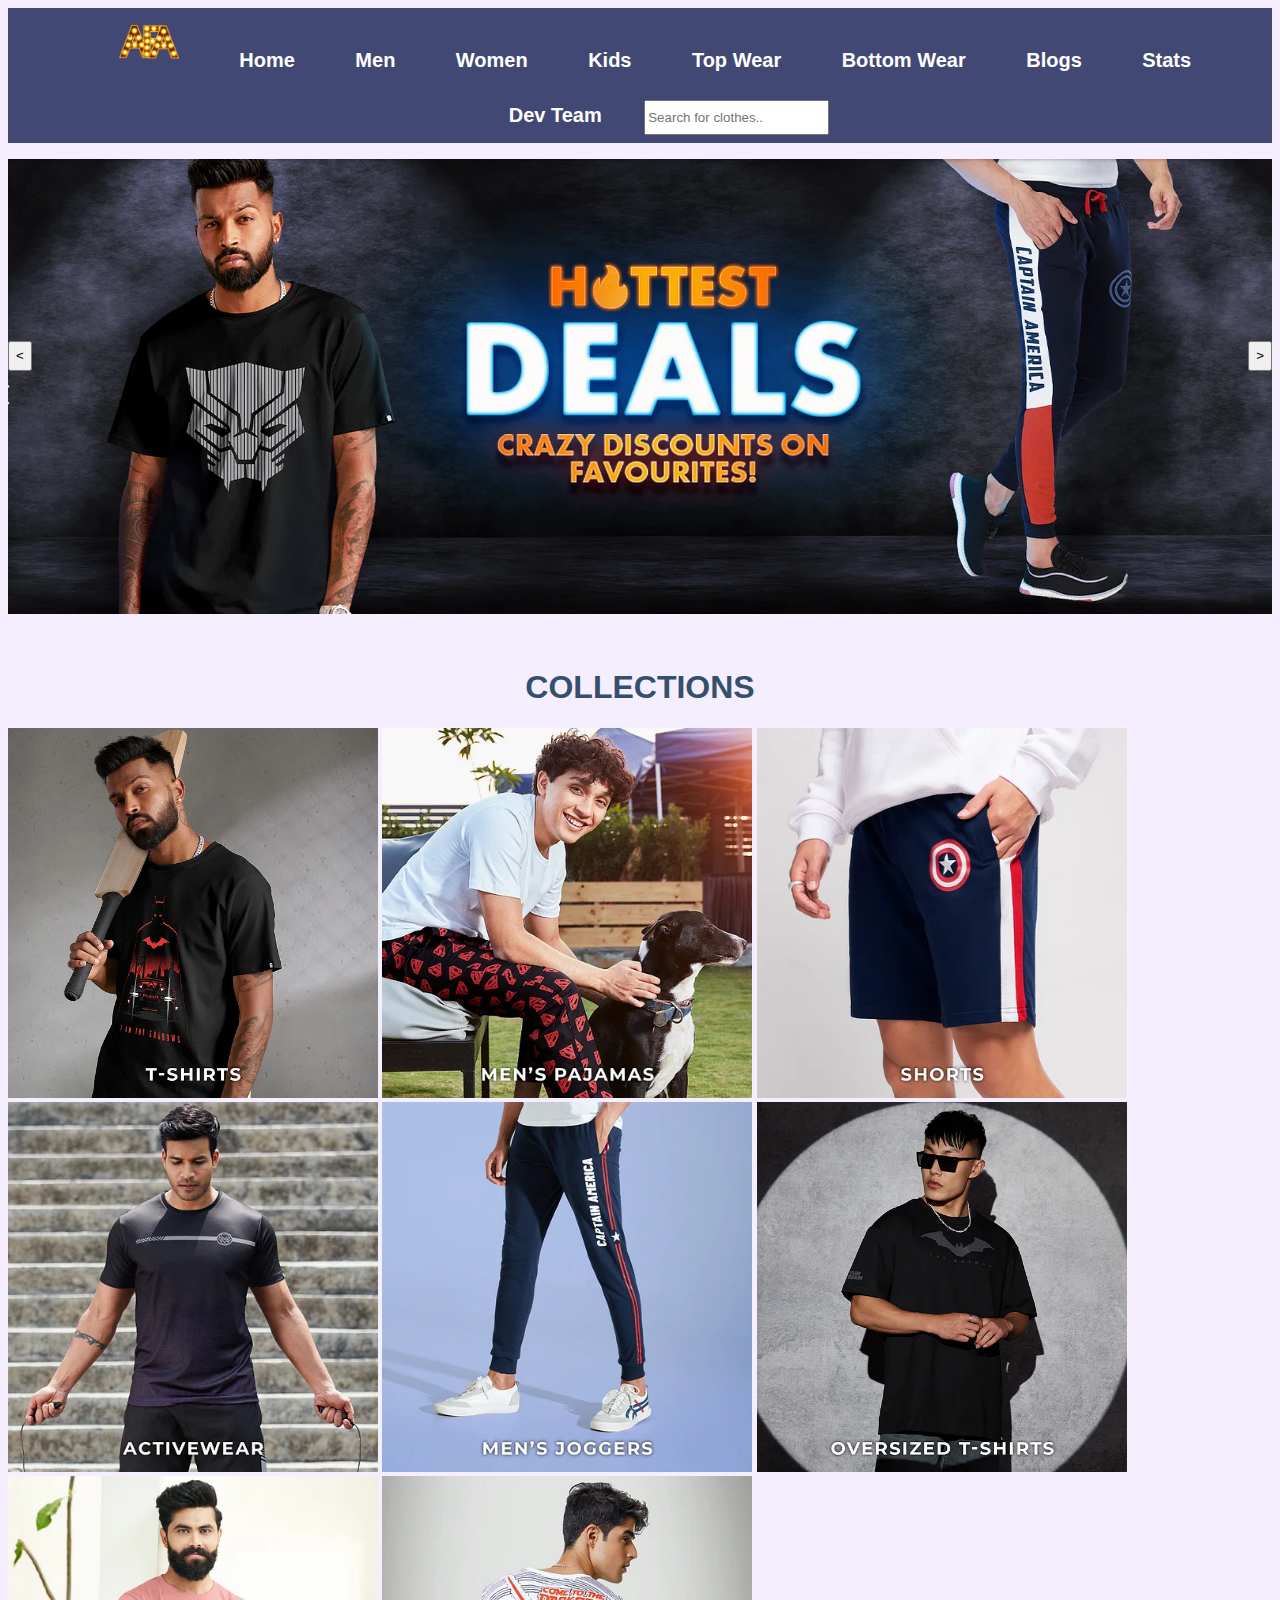
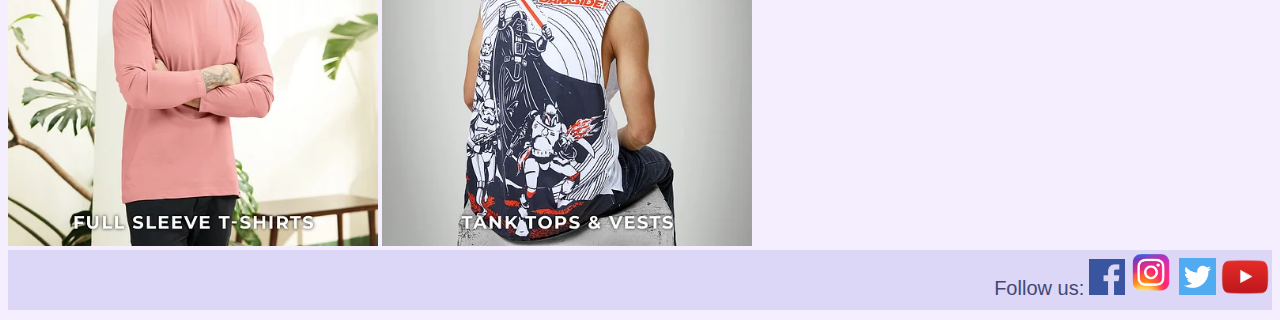
<file: index.html>
<!DOCTYPE html>
<html lang="en" dir="ltr">
  <head>
    <meta charset="utf-8">
    <meta name="viewport" content="width=device-width, initial-scale=1.0">
    <script src="index.js"></script>
    <link rel="stylesheet" href="styles.css">
    <title>Apparel For All</title>
  </head>
  <body>
    <header>
      <nav>
        <ul>
          <li class="nav_list"><img class="nav" id="logo" src="afa.png" width="60px" ; alt=""></li>
          <li class="nav_list"><a class="nav" href="index.html">Home</a></li>
          <li class="nav_list"><a class="nav" href="products.html">Men</a></li>
          <li class="nav_list"><a class="nav" href="products.html">Women</a></li>
          <li class="nav_list"><a class="nav" href="products.html">Kids</a></li>
          <li class="nav_list"><a class="nav" href="products.html">Top Wear</a></li>
          <li class="nav_list"><a class="nav" href="products.html">Bottom Wear</a></li>
          <li class="nav_list"><a class="nav" href="blogs.html">Blogs</a></li>
          <li class="nav_list"><a class="nav" href="stats.html">Stats</a></li>
          <li class="nav_list"><a class="nav" href="devTeam.html">Dev Team</a></li>
          <input class="search" type="text" id="myInput" onkeyup="searchFunction()" placeholder="Search for clothes.." title="Type any product">

          <ul id="UL">
            <li class="searchlist"><a class="slist" href="products.html">Men</a></li>
            <li class="searchlist"><a class="slist" href="products.html">Women</a></li>
            <li class="searchlist"><a class="slist" href="products.html">Kids</a></li>
            <li class="searchlist"><a class="slist" href="products.html">Top Wear</a></li>
            <li class="searchlist"><a class="slist" href="products.html">Bottom Wear</a></li>
            <li class="searchlist"><a class="slist" href="blogs.html">Blogs</a></li>
            <li class="searchlist"><a class="slist" href="devTeam.html">Dev Team</a></li>
            <li class="searchlist"><a class="slist" href="stats.html">Stats</a></li>
          </ul>


        </ul>
      </nav>
    </header>

    <div class="slideshow">
            <img class="slide" src="image3.png" alt="image3">
            <img class="slide" id="slide2" src="image2.png" alt="image2">
            <img class="slide" id="slide2" src="image1.png" alt="image1">


      <button id="prev_button" onclick="previousSlide()">  <  </button>
      <button id="next_button" onclick="nextSlide()">  >  </button>
    </div>

<h1 class="main_heading">COLLECTIONS</h1>
    <div class="gallery">
  <a target="_blank" href="products.html">
    <img class="gallery" src="tshirts.webp" alt="T Shirt" width="370">
  </a>
</div>


<div class="gallery">
  <a target="_blank" href="products.html">
    <img class="gallery" src="Pajama.webp" alt="Pajama" width="370">
  </a>
</div>

<div class="gallery">
  <a target="_blank" href="products.html">
    <img class="gallery" src="shorts.webp" alt="Shorts" width="370">
  </a>
</div>

<div class="gallery">
  <a target="_blank" href="products.html">
    <img class="gallery" src="Active_wear.webp" alt="Active Wear" width="370">
  </a>
</div>

<div class="gallery">
  <a target="_blank" href="products.html">
    <img class="gallery" src="joggers.webp" alt="Jogers" width="370">
  </a>
</div>

<div class="gallery">
  <a target="_blank" href="products.html">
    <img class="gallery" src="over_size_tshirts.webp" alt="Over size t-shirts" width="370">
  </a>
</div>

<div class="gallery">
  <a target="_blank" href="products.html">
    <img class="gallery" src="Full_sleeve.webp" alt="Full-sleeve" width="370">
  </a>
</div>

<div class="gallery">
  <a target="_blank" href="products.html">
    <img class="gallery" src="Wests.webp" alt="Wests" width="370">
  </a>
</div>

<div class="icon">
  <div class="icons">
    <p class="follow">Follow us:</p>
    <a class="sm" href="https://www.facebook.com/" target="_blank">
      <img src="fb.png" alt="facebook" width="36px"></a>
    <a class="sm" href="https://www.instagram.com/?hl=en" target="_blank">
      <img src="insta.png" alt="instagram" width="45px"></a>
    <a class="sm" href="https://twitter.com/" target="_blank">
      <img src="tw.png" alt="twitter" width="37px"></a>
    <a class="sm" href="https://www.youtube.com/" target="_blank">
      <img src="youtube.png" alt="youtube" width="50px"></a>
  </div>
</div>

  </body>
</html>
</file>
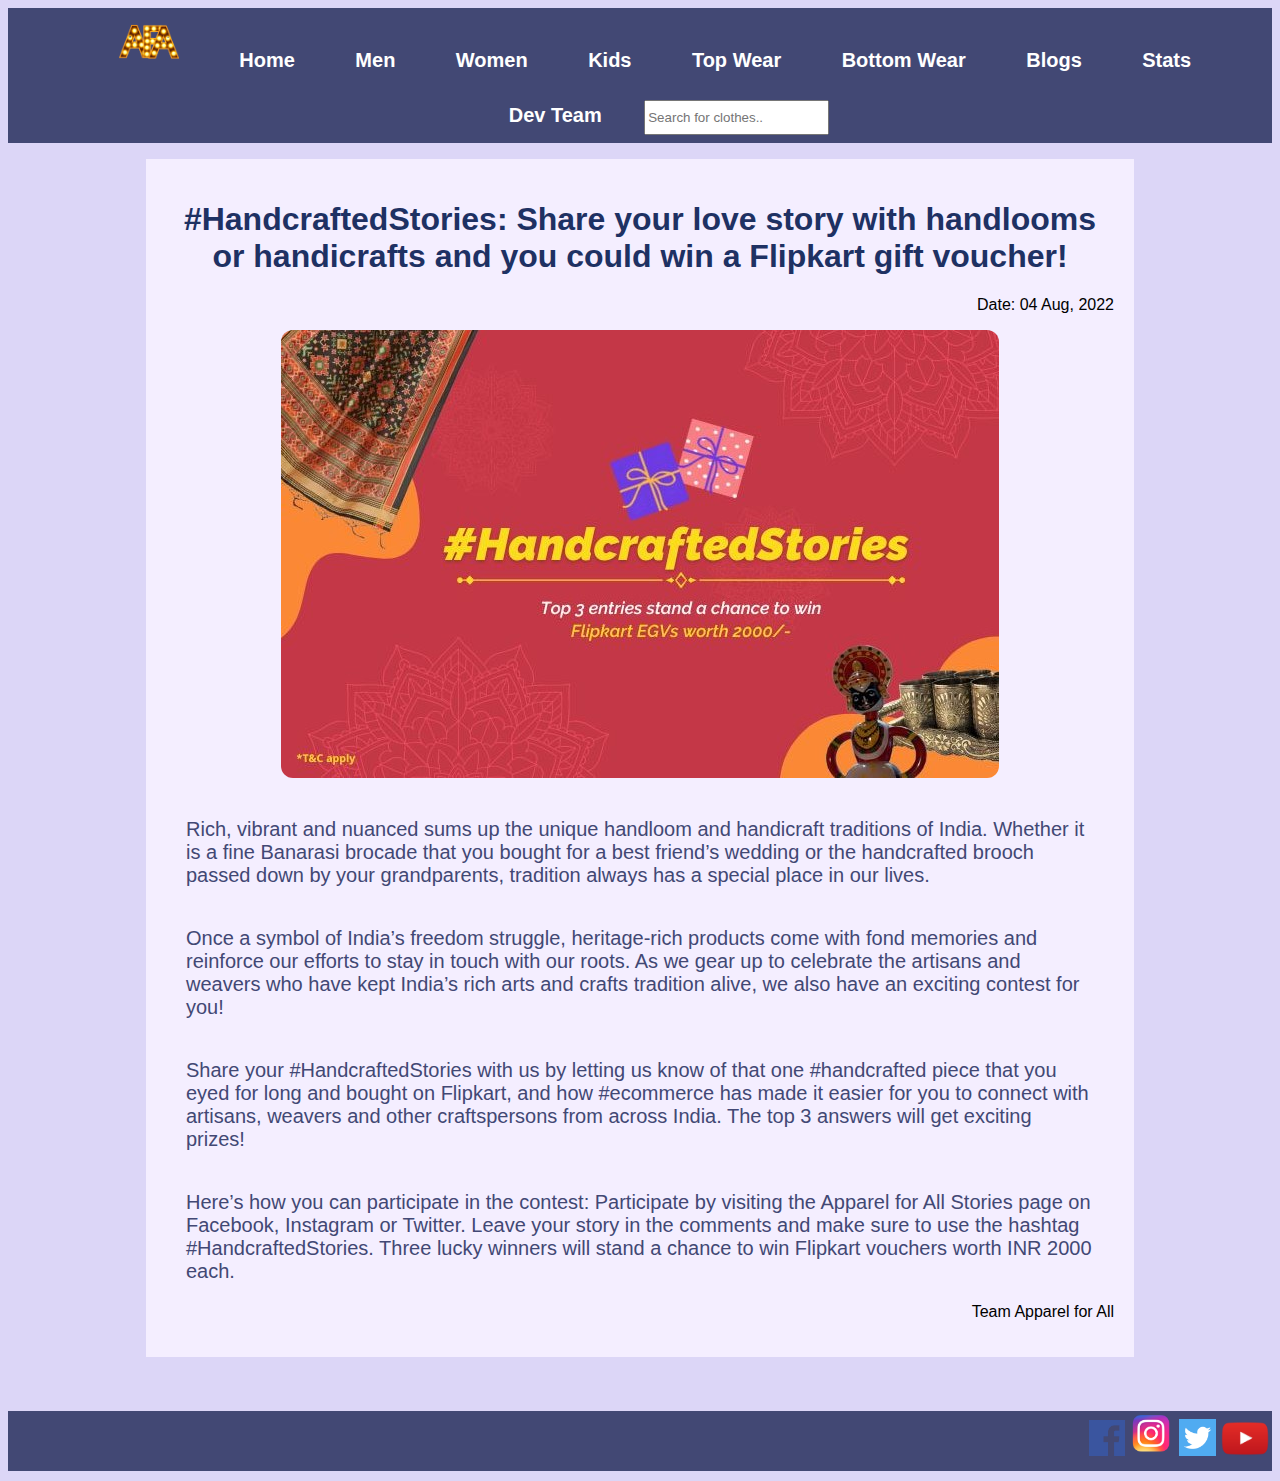
<file: blog1.html>
<!DOCTYPE html>
<html lang="en" dir="ltr">
  <head>
    <meta charset="utf-8">
    <meta name="viewport" content="width=device-width, initial-scale=1.0">
    <script src="index.js"></script>
    <link rel="stylesheet" href="styles.css">
    <title>Apparel For All</title>
  </head>
  <body class="body_blog1">
    <header>
      <nav>
        <ul>
          <li class="nav_list"><img class="nav" id="logo" src="afa.png" width="60px" ; alt=""></li>
          <li class="nav_list"><a class="nav" href="index.html">Home</a></li>
          <li class="nav_list"><a class="nav" href="products.html">Men</a></li>
          <li class="nav_list"><a class="nav" href="products.html">Women</a></li>
          <li class="nav_list"><a class="nav" href="products.html">Kids</a></li>
          <li class="nav_list"><a class="nav" href="products.html">Top Wear</a></li>
          <li class="nav_list"><a class="nav" href="products.html">Bottom Wear</a></li>
          <li class="nav_list"><a class="nav" href="blogs.html">Blogs</a></li>
          <li class="nav_list"><a class="nav" href="stats.html">Stats</a></li>
          <li class="nav_list"><a class="nav" href="devTeam.html">Dev Team</a></li>
          <input class="search" type="text" id="myInput" onkeyup="searchFunction()" placeholder="Search for clothes.." title="Type any product">

          <ul id="UL">
            <li class="searchlist"><a class="slist" href="products.html">Men</a></li>
            <li class="searchlist"><a class="slist" href="products.html">Women</a></li>
            <li class="searchlist"><a class="slist" href="products.html">Kids</a></li>
            <li class="searchlist"><a class="slist" href="products.html">Top Wear</a></li>
            <li class="searchlist"><a class="slist" href="products.html">Bottom Wear</a></li>
            <li class="searchlist"><a class="slist" href="blogs.html">Blogs</a></li>
            <li class="searchlist"><a class="slist" href="devTeam.html">Dev Team</a></li>
            <li class="searchlist"><a class="slist" href="stats.html">Stats</a></li>
          </ul>


        </ul>
    </nav>
            </header>
            <div class="blog1">

            <h1 class="heading_blog1">#HandcraftedStories: Share your love story with handlooms or handicrafts and you could win a Flipkart gift voucher!</h1>
            <p class="date_blog1">Date: 04 Aug, 2022</p>
            <img class="blog1_img" src="blog1.jpg" alt="">
            <p class="para_blog1">Rich, vibrant and nuanced sums up the unique handloom and handicraft traditions of India. Whether it is a fine Banarasi brocade that you bought for a best friend’s wedding or the handcrafted brooch passed down by your grandparents, tradition always has a special place in our lives.</p>
            <p class="para_blog1">Once a symbol of India’s freedom struggle, heritage-rich products come with fond memories and reinforce our efforts to stay in touch with our roots. As we gear up to celebrate the artisans and weavers who have kept India’s rich arts and crafts tradition alive, we also have an exciting contest for you!</p>
            <p class="para_blog1">Share your #HandcraftedStories with us by letting us know of that one #handcrafted piece that you eyed for long and bought on Flipkart, and how #ecommerce has made it easier for you to connect with artisans, weavers and other craftspersons from across India. The top 3 answers will get exciting prizes!</p>
            <p class="para_blog1">Here’s how you can participate in the contest:

Participate by visiting the Apparel for All Stories page on Facebook, Instagram or Twitter.
Leave your story in the comments and make sure to use the hashtag #HandcraftedStories.
Three lucky winners will stand a chance to win Flipkart vouchers worth INR 2000 each.</p>
            <p class="date_blog1">Team Apparel for All</p>
          </div>
<br><br><br>
          <div class="icon" style="background-color: #424874;">
            <div class="icons">
              <p class="follow">Follow us:</p>
              <a class="sm" href="https://www.facebook.com/" target="_blank">
                <img src="fb.png" alt="facebook" width="36px"></a>
              <a class="sm" href="https://www.instagram.com/?hl=en" target="_blank">
                <img src="insta.png" alt="instagram" width="45px"></a>
              <a class="sm" href="https://twitter.com/" target="_blank">
                <img src="tw.png" alt="twitter" width="37px"></a>
              <a class="sm" href="https://www.youtube.com/" target="_blank">
                <img src="youtube.png" alt="youtube" width="50px"></a>
            </div>
          </div>

</body>
</html>
</file>
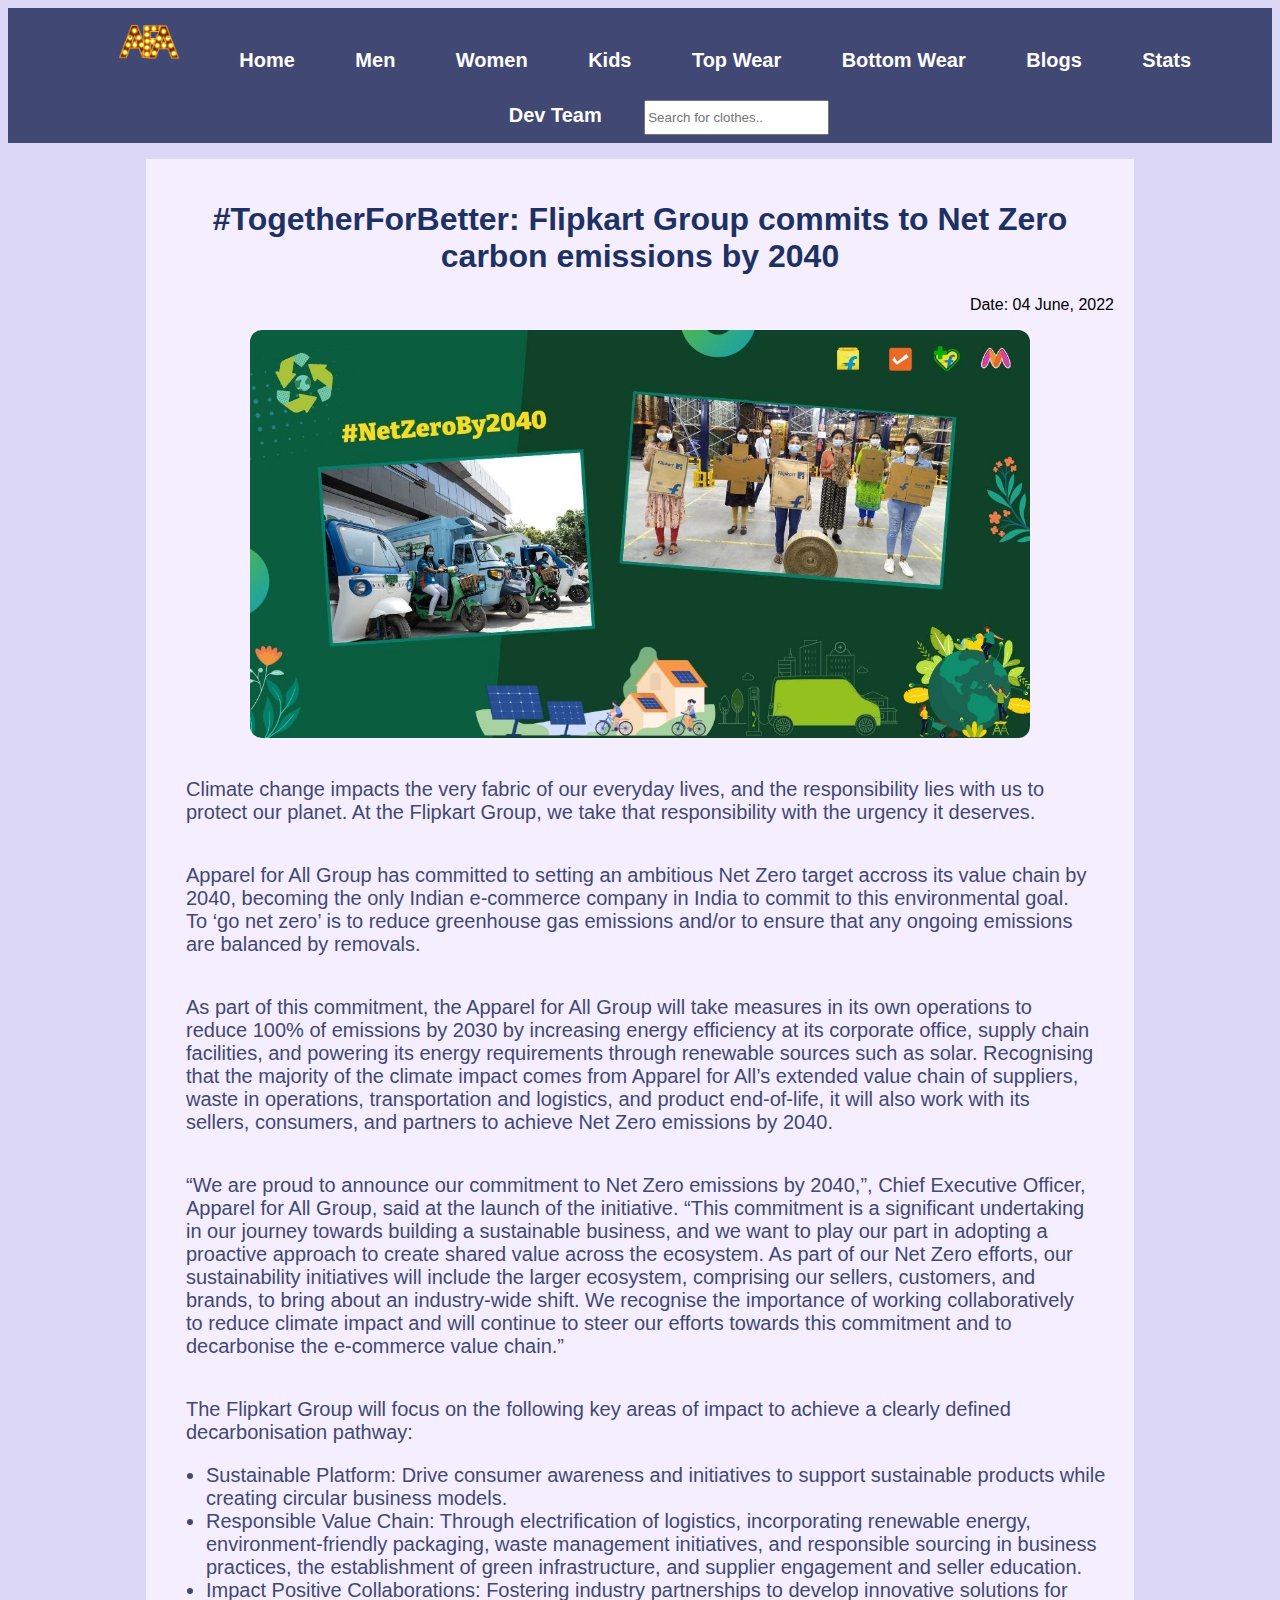
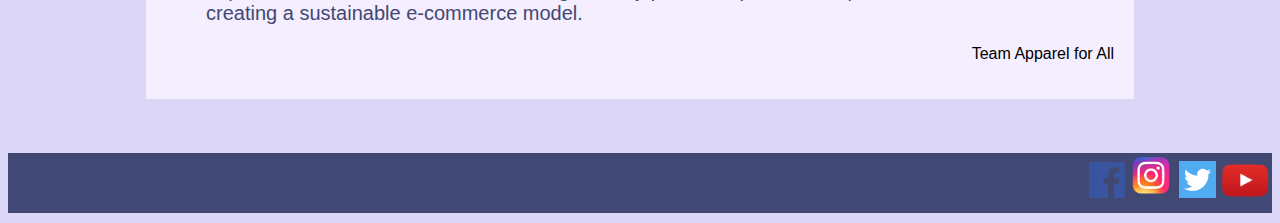
<file: blog2.html>
<!DOCTYPE html>
<html lang="en" dir="ltr">
  <head>
    <meta charset="utf-8">
    <meta name="viewport" content="width=device-width, initial-scale=1.0">
    <script src="index.js"></script>
    <link rel="stylesheet" href="styles.css">
    <title>Apparel For All</title>
  </head>
  <body class="body_blog1">
    <header>
      <nav>
        <ul>
          <li class="nav_list"><img class="nav" id="logo" src="afa.png" width="60px" ; alt=""></li>
          <li class="nav_list"><a class="nav" href="index.html">Home</a></li>
          <li class="nav_list"><a class="nav" href="products.html">Men</a></li>
          <li class="nav_list"><a class="nav" href="products.html">Women</a></li>
          <li class="nav_list"><a class="nav" href="products.html">Kids</a></li>
          <li class="nav_list"><a class="nav" href="products.html">Top Wear</a></li>
          <li class="nav_list"><a class="nav" href="products.html">Bottom Wear</a></li>
          <li class="nav_list"><a class="nav" href="blogs.html">Blogs</a></li>
          <li class="nav_list"><a class="nav" href="stats.html">Stats</a></li>
          <li class="nav_list"><a class="nav" href="devTeam.html">Dev Team</a></li>
          <input class="search" type="text" id="myInput" onkeyup="searchFunction()" placeholder="Search for clothes.." title="Type any product">

          <ul id="UL">
            <li class="searchlist"><a class="slist" href="products.html">Men</a></li>
            <li class="searchlist"><a class="slist" href="products.html">Women</a></li>
            <li class="searchlist"><a class="slist" href="products.html">Kids</a></li>
            <li class="searchlist"><a class="slist" href="products.html">Top Wear</a></li>
            <li class="searchlist"><a class="slist" href="products.html">Bottom Wear</a></li>
            <li class="searchlist"><a class="slist" href="blogs.html">Blogs</a></li>
            <li class="searchlist"><a class="slist" href="devTeam.html">Dev Team</a></li>
            <li class="searchlist"><a class="slist" href="stats.html">Stats</a></li>
          </ul>


        </ul>
    </nav>
            </header>
            <div class="blog1">

            <h1 class="heading_blog1">#TogetherForBetter: Flipkart Group commits to Net Zero carbon emissions by 2040</h1>
            <p class="date_blog1">Date: 04 June, 2022</p>
            <img class="blog1_img" src="blog2.jpg" alt="" width="780px">
            <p class="para_blog1">Climate change impacts the very fabric of our everyday lives, and the responsibility lies with us to protect our planet. At the Flipkart Group, we take that responsibility with the urgency it deserves.</p>
            <p class="para_blog1">Apparel for All Group has committed to setting an ambitious Net Zero target accross its value chain by 2040, becoming the only Indian e-commerce company in India to commit to this environmental goal. To ‘go net zero’ is to reduce greenhouse gas emissions and/or to ensure that any ongoing emissions are balanced by removals.</p>
            <p class="para_blog1">As part of this commitment, the Apparel for All Group will take measures in its own operations to
reduce 100% of emissions by 2030 by increasing energy efficiency at its corporate office, supply
chain facilities, and powering its energy requirements through renewable sources such as solar.
Recognising that the majority of the climate impact comes from Apparel for All’s extended value chain
of suppliers, waste in operations, transportation and logistics, and product end-of-life, it will also work with its sellers, consumers, and partners to achieve Net Zero emissions by 2040.</p>
            <p class="para_blog1">“We are proud to announce our commitment to Net Zero emissions by 2040,”, Chief Executive Officer, Apparel for All Group, said at the launch of the initiative. “This commitment is a significant undertaking in our journey towards building a sustainable business, and we want to play our part in adopting a proactive approach to create shared value across the ecosystem. As part of our Net Zero efforts, our sustainability initiatives will include the larger
            ecosystem, comprising our sellers, customers, and brands, to bring about an industry-wide shift. We recognise the importance of working collaboratively to reduce climate impact and will continue to steer our efforts towards this commitment and to decarbonise the e-commerce value chain.”</p>
             <p class="para_blog1">The Flipkart Group will focus on the following key areas of impact to achieve a clearly defined decarbonisation pathway:
    <ul style="background-color: #F4EEFF; color: #424874; font-size: 20px ">
    <li>  Sustainable Platform: Drive consumer awareness and initiatives to support sustainable
      products while creating circular business models.</li>
      <li>
          Responsible Value Chain: Through electrification of logistics, incorporating renewable
          energy, environment-friendly packaging, waste management initiatives, and responsible
          sourcing in business practices, the establishment of green infrastructure, and supplier
          engagement and seller education.</li>
          <li>Impact Positive Collaborations: Fostering industry partnerships to develop innovative
          solutions for creating a sustainable e-commerce model.</li>
    </ul>

    </p>
            <p class="date_blog1">Team Apparel for All</p>
          </div>
<br><br><br>
          <div class="icon" style="background-color: #424874;">
            <div class="icons">
              <p class="follow">Follow us:</p>
              <a class="sm" href="https://www.facebook.com/" target="_blank">
                <img src="fb.png" alt="facebook" width="36px"></a>
              <a class="sm" href="https://www.instagram.com/?hl=en" target="_blank">
                <img src="insta.png" alt="instagram" width="45px"></a>
              <a class="sm" href="https://twitter.com/" target="_blank">
                <img src="tw.png" alt="twitter" width="37px"></a>
              <a class="sm" href="https://www.youtube.com/" target="_blank">
                <img src="youtube.png" alt="youtube" width="50px"></a>
            </div>
          </div>

</body>
</html>
</file>
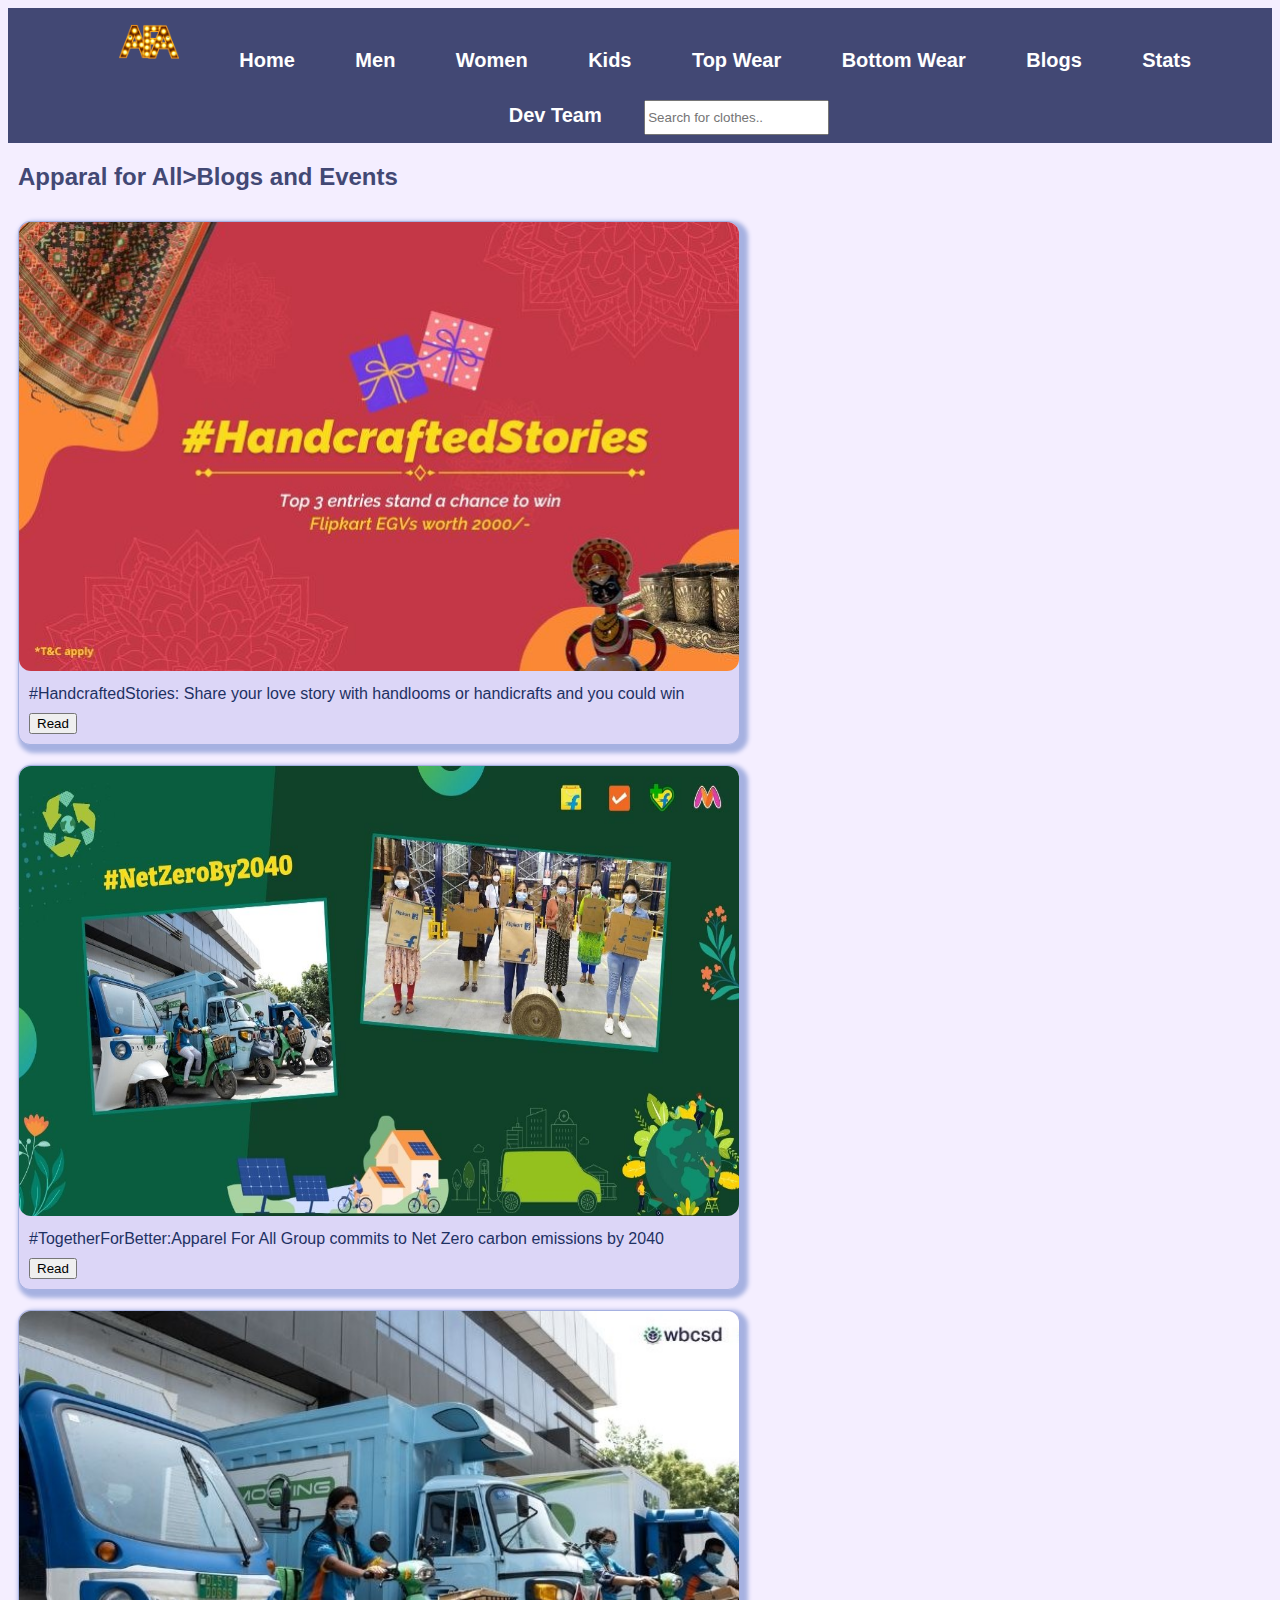
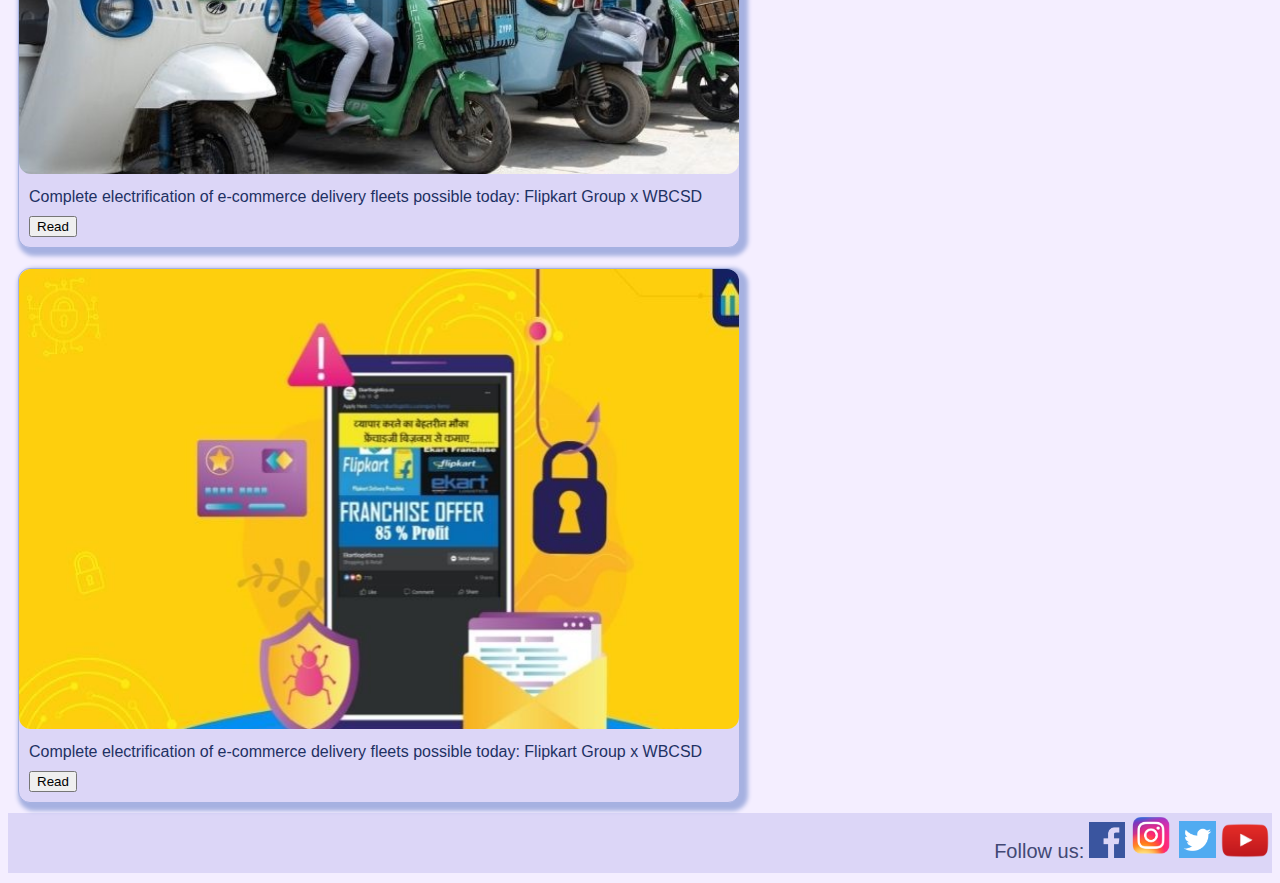
<file: blogs.html>
<!DOCTYPE html>
<html lang="en" dir="ltr">
  <head>
    <meta charset="utf-8">
    <meta name="viewport" content="width=device-width, initial-scale=1.0">
    <script src="index.js"></script>
    <link rel="stylesheet" href="styles.css">
    <title>Apparel For All</title>
  </head>
  <body>
    <header>
      <nav>
        <ul>
          <li class="nav_list"><img class="nav" id="logo" src="afa.png" width="60px" ; alt=""></li>
          <li class="nav_list"><a class="nav" href="index.html">Home</a></li>
          <li class="nav_list"><a class="nav" href="products.html">Men</a></li>
          <li class="nav_list"><a class="nav" href="products.html">Women</a></li>
          <li class="nav_list"><a class="nav" href="products.html">Kids</a></li>
          <li class="nav_list"><a class="nav" href="products.html">Top Wear</a></li>
          <li class="nav_list"><a class="nav" href="products.html">Bottom Wear</a></li>
          <li class="nav_list"><a class="nav" href="blogs.html">Blogs</a></li>
          <li class="nav_list"><a class="nav" href="stats.html">Stats</a></li>
          <li class="nav_list"><a class="nav" href="devTeam.html">Dev Team</a></li>
          <input class="search" type="text" id="myInput" onkeyup="searchFunction()" placeholder="Search for clothes.." title="Type any product">

          <ul id="UL">
            <li class="searchlist"><a class="slist" href="products.html">Men</a></li>
            <li class="searchlist"><a class="slist" href="products.html">Women</a></li>
            <li class="searchlist"><a class="slist" href="products.html">Kids</a></li>
            <li class="searchlist"><a class="slist" href="products.html">Top Wear</a></li>
            <li class="searchlist"><a class="slist" href="products.html">Bottom Wear</a></li>
            <li class="searchlist"><a class="slist" href="blogs.html">Blogs</a></li>
            <li class="searchlist"><a class="slist" href="devTeam.html">Dev Team</a></li>
            <li class="searchlist"><a class="slist" href="stats.html">Stats</a></li>
          </ul>


        </ul>
    </nav>
            </header>
            <h2 class="blog_heading">Apparal for All>Blogs and Events</h2>
          <div class="blog">
            <img class="blog_img" src="blog1.jpg" alt="" width="720px">
            <p class="blog_p">#HandcraftedStories: Share your love story with handlooms or handicrafts and you could win</p>
            <a class="blog_p" href="blog1.html"><button class="blog_button" type="button" name="button">Read</button></a>
         </div>

         <div class="blog">
           <img class="blog_img" src="blog2.jpg" alt="" width="720px" height="450px">
           <p class="blog_p">#TogetherForBetter:Apparel For All Group commits to Net Zero carbon emissions by 2040</p>
           <a class="blog_p" href="blog2.html"><button class="blog_button" type="button" name="button">Read</button></a>
        </div>

        <div class="blog">
          <img class="blog_img" src="blog3.jpg" alt="" width="720px">
          <p class="blog_p">Complete electrification of e-commerce delivery fleets possible today: Flipkart Group x WBCSD </p>
          <a class="blog_p" href="blog3.html"><button class="blog_button" type="button" name="button">Read</button></a>
       </div>

       <div class="blog">
         <img class="blog_img" src="blog4.jpg" alt="" width="720px" height="460px">
         <p class="blog_p">Complete electrification of e-commerce delivery fleets possible today: Flipkart Group x WBCSD </p>
         <a class="blog_p" href="blog3.html"><button class="blog_button" type="button" name="button">Read</button></a>
      </div>
      <div class="icon">
        <div class="icons">
          <p class="follow">Follow us:</p>
          <a class="sm" href="https://www.facebook.com/" target="_blank">
            <img src="fb.png" alt="facebook" width="36px"></a>
          <a class="sm" href="https://www.instagram.com/?hl=en" target="_blank">
            <img src="insta.png" alt="instagram" width="45px"></a>
          <a class="sm" href="https://twitter.com/" target="_blank">
            <img src="tw.png" alt="twitter" width="37px"></a>
          <a class="sm" href="https://www.youtube.com/" target="_blank">
            <img src="youtube.png" alt="youtube" width="50px"></a>
        </div>
      </div>
</body>
</html>
</file>
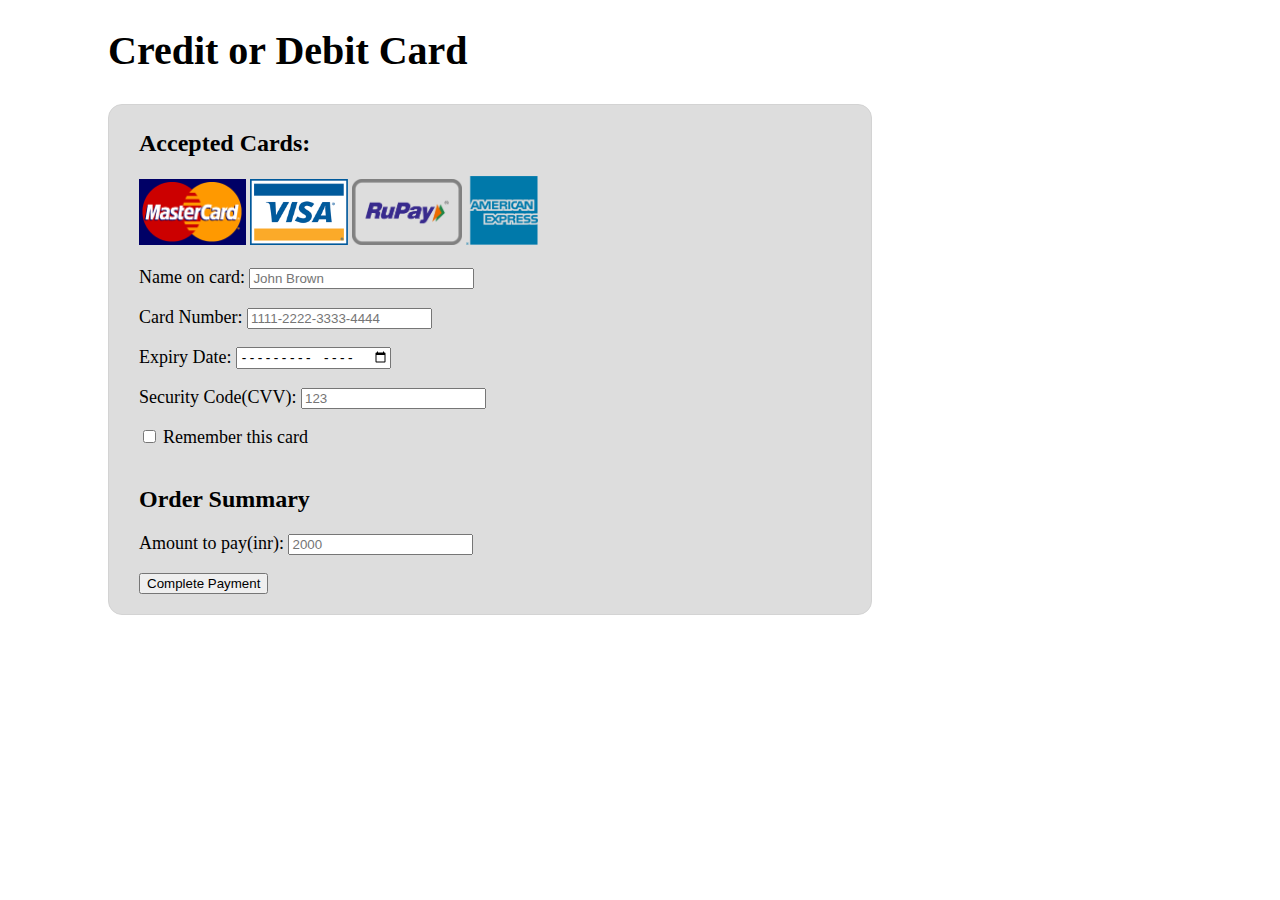
<file: Credit_Card.html>
<!DOCTYPE html>
<html lang="en" dir="ltr">
  <head>
    <meta charset="utf-8">
    <title>Credit Card</title>
    <style media="screen">

      label{
        font-size: 18px;
      }
      .container{
        background-color: #DDDDDD;
        margin-left: 100px;
        margin-top: 25px;
        margin-right: 400px;
        padding: 5px 20px 20px 30px;
        border: 1px solid lightgrey;
        border-radius: 14px;
      }

      h1{
        font-size: 40px;
        color: black;
        height: 50px;
      }
    </style>
  </head>
  <body>
    <h1>&emsp;&emsp;&nbsp; Credit or Debit Card</h1>
    <div class="container">
      <h2>Accepted Cards: </h2>
      <img src="mastercard.jpg" width=107px alt="">
      <img src="visa.png" width=98px alt="">
      <img src="r.jpg" width=110px alt="">
      <img src="a.png" width=72px alt="">
      <br><br>
    <form class="Credit Card" action="main.html" method="post">
      <label for="Credit Card">Name on card: </label>
      <input type="text" name="Credit Card" value="" placeholder="John Brown" size="25px"><br><br>
      <label for="Credit Card">Card Number: </label>
      <input type="number" name="Credit Card" value="" placeholder="1111-2222-3333-4444" size="25px"><br><br>
      <label for="month">Expiry Date: </label>
      <input type="month" name="month" value="">
      <br><br>
      <label for="Security Code">Security Code(CVV): </label>
      <input type="number" name="CVV" minlength="3" maxlength="4" value="" placeholder="123"><br><br>
      <input type="checkbox" name="" value="">
      <label for="">Remember this card</label><br><br>


    <h2>Order Summary</h2>
    <label for="">Amount to pay(inr): </label>
    <input type="number" name="" value="" placeholder="2000"><br><br>
    <input type="submit" name="" value="Complete Payment">
    </form>
    </div>
  </body>
</html>
</file>
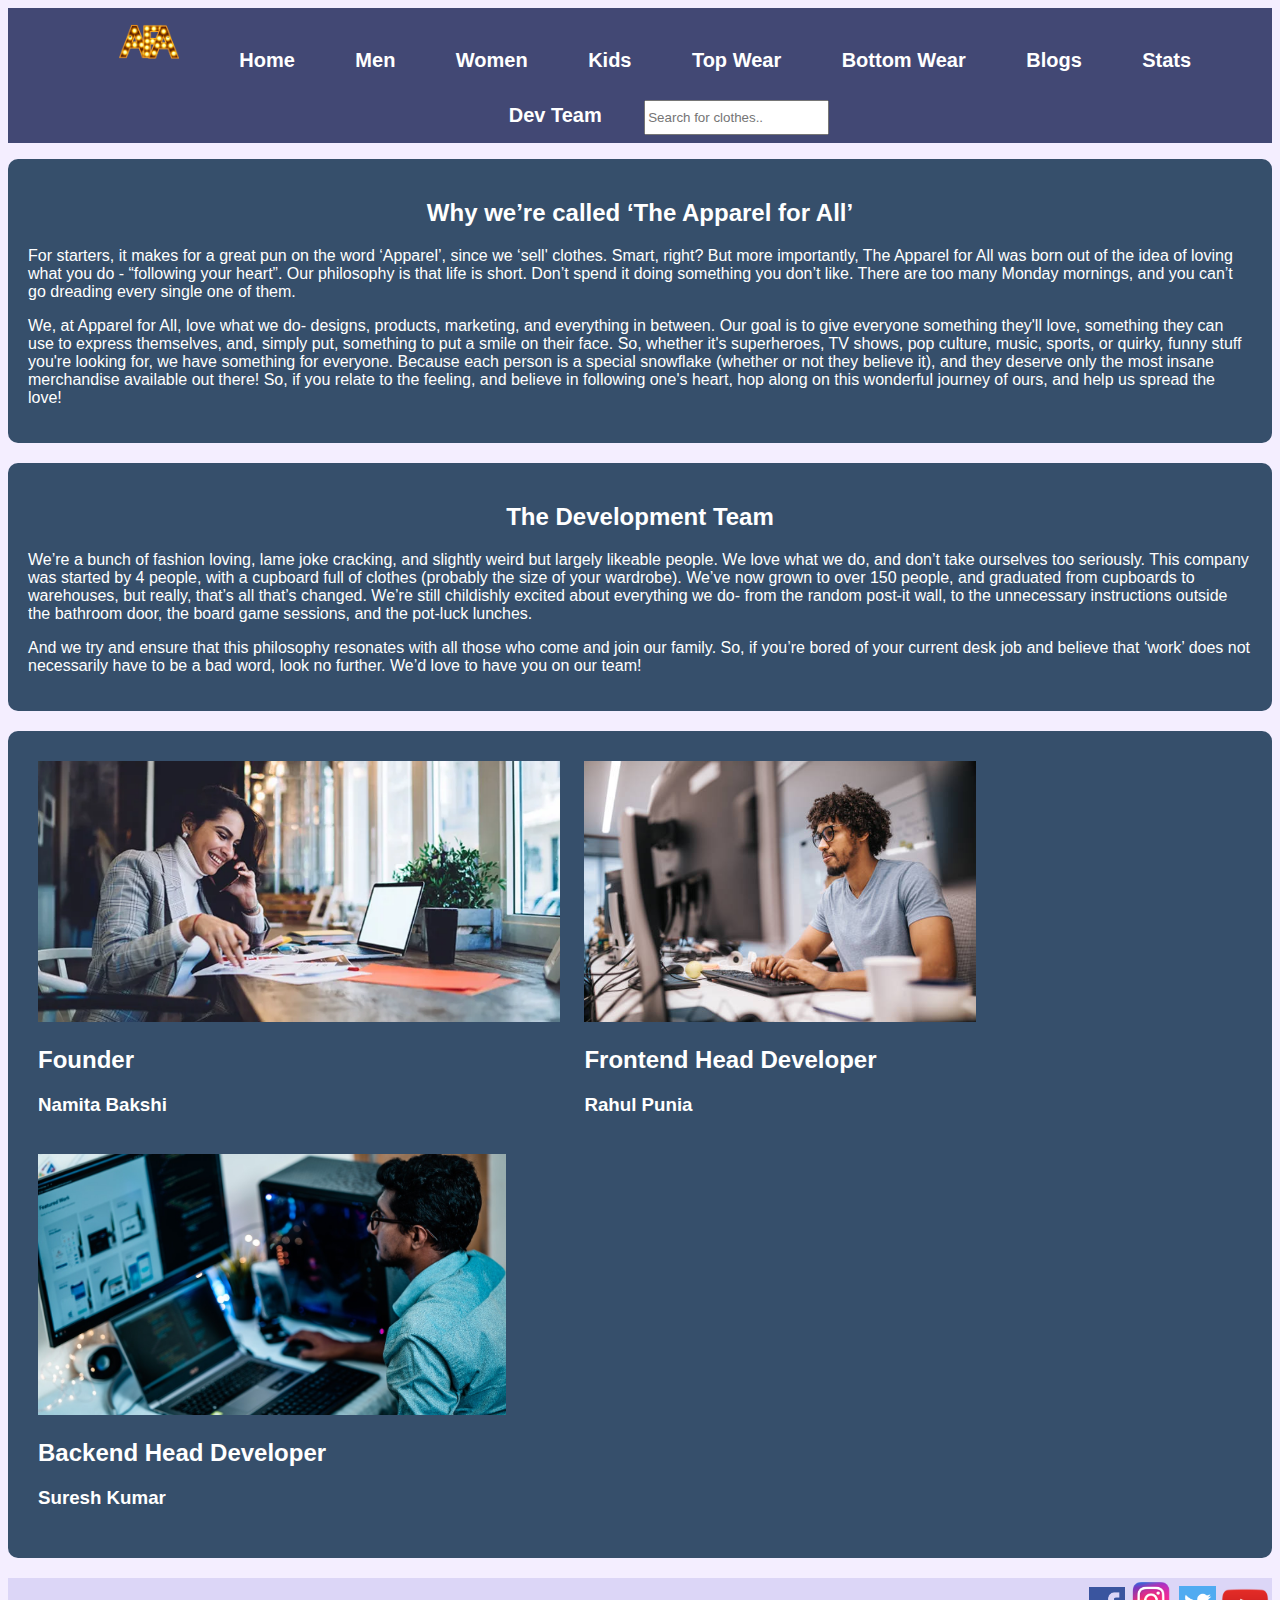
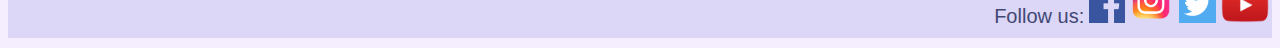
<file: devTeam.html>
<!DOCTYPE html>
<html lang="en" dir="ltr">
  <head>
    <meta charset="utf-8">
    <meta name="viewport" content="width=device-width, initial-scale=1.0">
    <script src="index.js"></script>
    <link rel="stylesheet" href="styles.css">
    <title>Apparel For All</title>
  </head>
  <body>
    <header>
      <nav>
        <ul>
          <li class="nav_list"><img class="nav" id="logo" src="afa.png" width="60px" ; alt=""></li>
          <li class="nav_list"><a class="nav" href="index.html">Home</a></li>
          <li class="nav_list"><a class="nav" href="products.html">Men</a></li>
          <li class="nav_list"><a class="nav" href="products.html">Women</a></li>
          <li class="nav_list"><a class="nav" href="products.html">Kids</a></li>
          <li class="nav_list"><a class="nav" href="products.html">Top Wear</a></li>
          <li class="nav_list"><a class="nav" href="products.html">Bottom Wear</a></li>
          <li class="nav_list"><a class="nav" href="blogs.html">Blogs</a></li>
          <li class="nav_list"><a class="nav" href="stats.html">Stats</a></li>
          <li class="nav_list"><a class="nav" href="devTeam.html">Dev Team</a></li>
          <input class="search" type="text" id="myInput" onkeyup="searchFunction()" placeholder="Search for clothes.." title="Type any product">

          <ul id="UL">
            <li class="searchlist"><a class="slist" href="products.html">Men</a></li>
            <li class="searchlist"><a class="slist" href="products.html">Women</a></li>
            <li class="searchlist"><a class="slist" href="products.html">Kids</a></li>
            <li class="searchlist"><a class="slist" href="products.html">Top Wear</a></li>
            <li class="searchlist"><a class="slist" href="products.html">Bottom Wear</a></li>
            <li class="searchlist"><a class="slist" href="blogs.html">Blogs</a></li>
            <li class="searchlist"><a class="slist" href="devTeam.html">Dev Team</a></li>
            <li class="searchlist"><a class="slist" href="stats.html">Stats</a></li>
          </ul>


        </ul>
                </nav>
                  </header>

          <div class="why">
            <center><h2>Why we’re called ‘The Apparel for All’ </h2>  </center>
            <p>For starters, it makes for a great pun on the word ‘Apparel’, since we ‘sell' clothes.
               Smart, right? But more importantly, The Apparel for All was born out of the idea of loving what you do - “following your heart”.
               Our philosophy is that life is short. Don’t spend it doing something you don’t like.
               There are too many Monday mornings, and you can’t go dreading every single one of them. </p>
              <p>We, at Apparel for All, love what we do- designs, products, marketing, and everything in between.
                Our goal is to give everyone something they'll love, something they can use to express themselves, and, simply put,
                something to put a smile on their face. So, whether it's superheroes, TV shows, pop culture, music, sports,
                or quirky, funny stuff you're looking for, we have something for everyone. Because each person is a special
                snowflake (whether or not they believe it), and they deserve only the most insane merchandise available out there!
                 So, if you relate to the feeling, and believe in following one's heart, hop along on this wonderful journey of ours,
                  and help us spread the love! </p>
          </div>

          <div class="why">
            <center><h2>The Development Team</h2>  </center>
            <p>We’re a bunch of fashion loving, lame joke cracking, and slightly weird but largely likeable people.
               We love what we do, and don’t take ourselves too seriously. This company was started by 4 people,
              with a cupboard full of clothes (probably the size of your wardrobe). We’ve now grown to over 150 people,
              and graduated from cupboards to warehouses, but really, that’s all that’s changed. We’re still childishly
              excited about everything we do- from the random post-it wall, to the unnecessary instructions outside the
              bathroom door, the board game sessions, and the pot-luck lunches.  </p>
              <p>And we try and ensure that this philosophy resonates with all those who come and join our family.
                 So, if you’re bored of your current desk job and believe that ‘work’ does not necessarily have to be a bad word,
                  look no further. We’d love to have you on our team!  </p>
          </div>

          <div class="why">
            <div class="team">
              <img src="founder.webp" alt="" height="261px">
              <h2>Founder</h2>
              <h3>Namita Bakshi</h3>
            </div>

            <div class="team">
              <img src="frontend.jpg" alt="" height="261px">
              <h2>Frontend Head Developer</h2>
              <h3>Rahul Punia</h3>
            </div>

            <div class="team">
              <img src="backend.jpg" alt="" height="261px">
              <h2>Backend Head Developer</h2>
              <h3>Suresh Kumar</h3>
            </div>
         </div>

         <div class="icon">
           <div class="icons">
             <p class="follow">Follow us:</p>
             <a class="sm" href="https://www.facebook.com/" target="_blank">
               <img src="fb.png" alt="facebook" width="36px"></a>
             <a class="sm" href="https://www.instagram.com/?hl=en" target="_blank">
               <img src="insta.png" alt="instagram" width="45px"></a>
             <a class="sm" href="https://twitter.com/" target="_blank">
               <img src="tw.png" alt="twitter" width="37px"></a>
             <a class="sm" href="https://www.youtube.com/" target="_blank">
               <img src="youtube.png" alt="youtube" width="50px"></a>
           </div>
         </div>

  </body>
  </html>
</file>
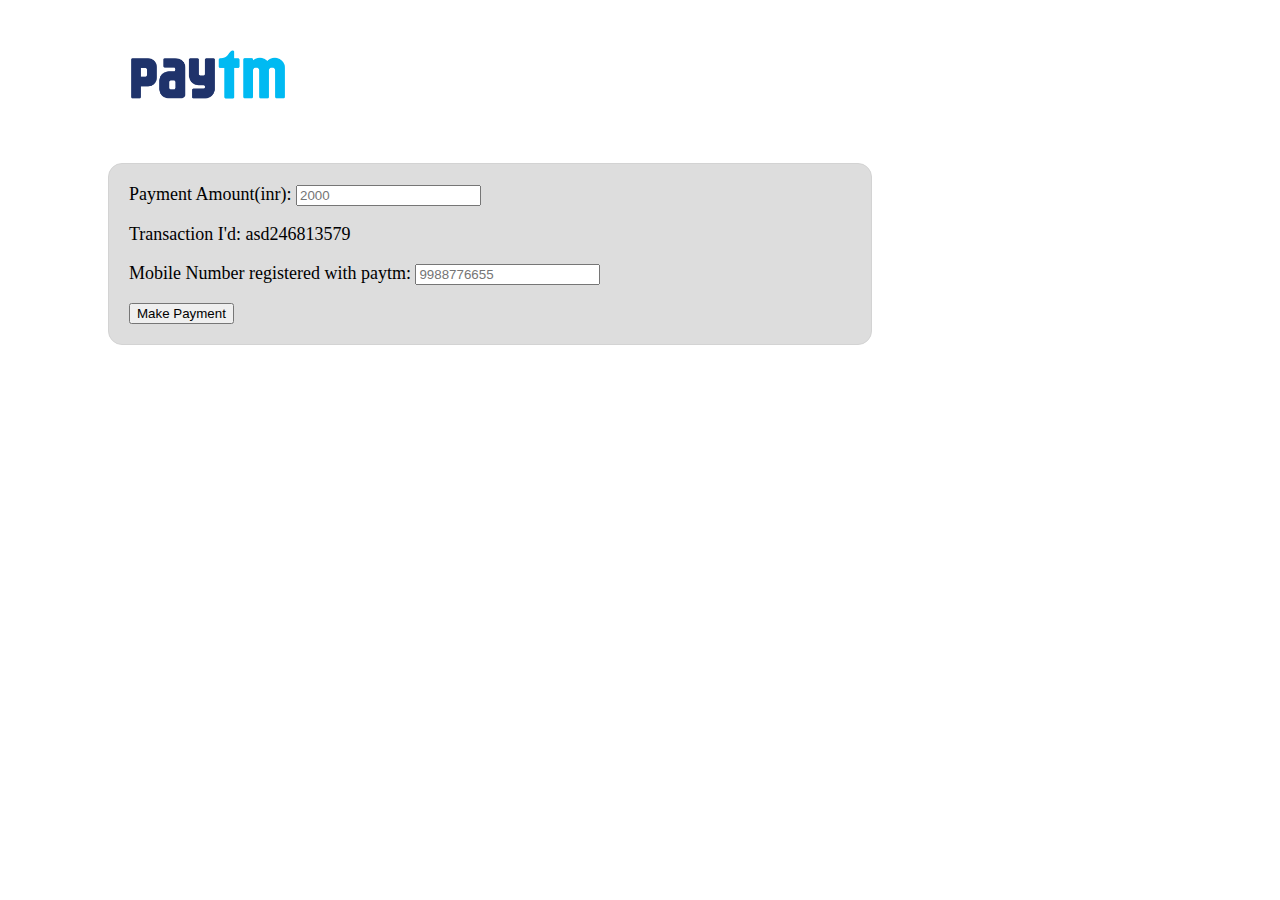
<file: paytm.html>
<!DOCTYPE html>
<html lang="en" dir="ltr">
  <head>
    <meta charset="utf-8">
    <title>Paytm</title>
    <style media="screen">
      img{
        margin-left: 100px;
      }
      form{
        background-color: #DDDDDD;
        margin-left: 100px;
        margin-right: 400px;
        padding: 20px 20px 20px 20px;
        border: 1px solid lightgrey;
        border-radius: 14px;
      }
      label{
        font-size: 18px;
      }

    </style>
  </head>
  <body>
    <img src="Paytm.png" width=200px alt=""><br><br>
    <form class="" action="main.html" method="post">
    <label for="Pay">Payment Amount(inr): </label>
    <input type="number" name="Pay" value="" placeholder="2000"><br><br>
    <label for="">Transaction I'd: asd246813579</label><br><br>
    <label for="upi id">Mobile Number registered with paytm: </label>
    <input type="number" name="" value="" placeholder="9988776655"><br><br>
    <input type="submit" name="" value="Make Payment" size=20>
    </form>
  </body>
</html>
</file>
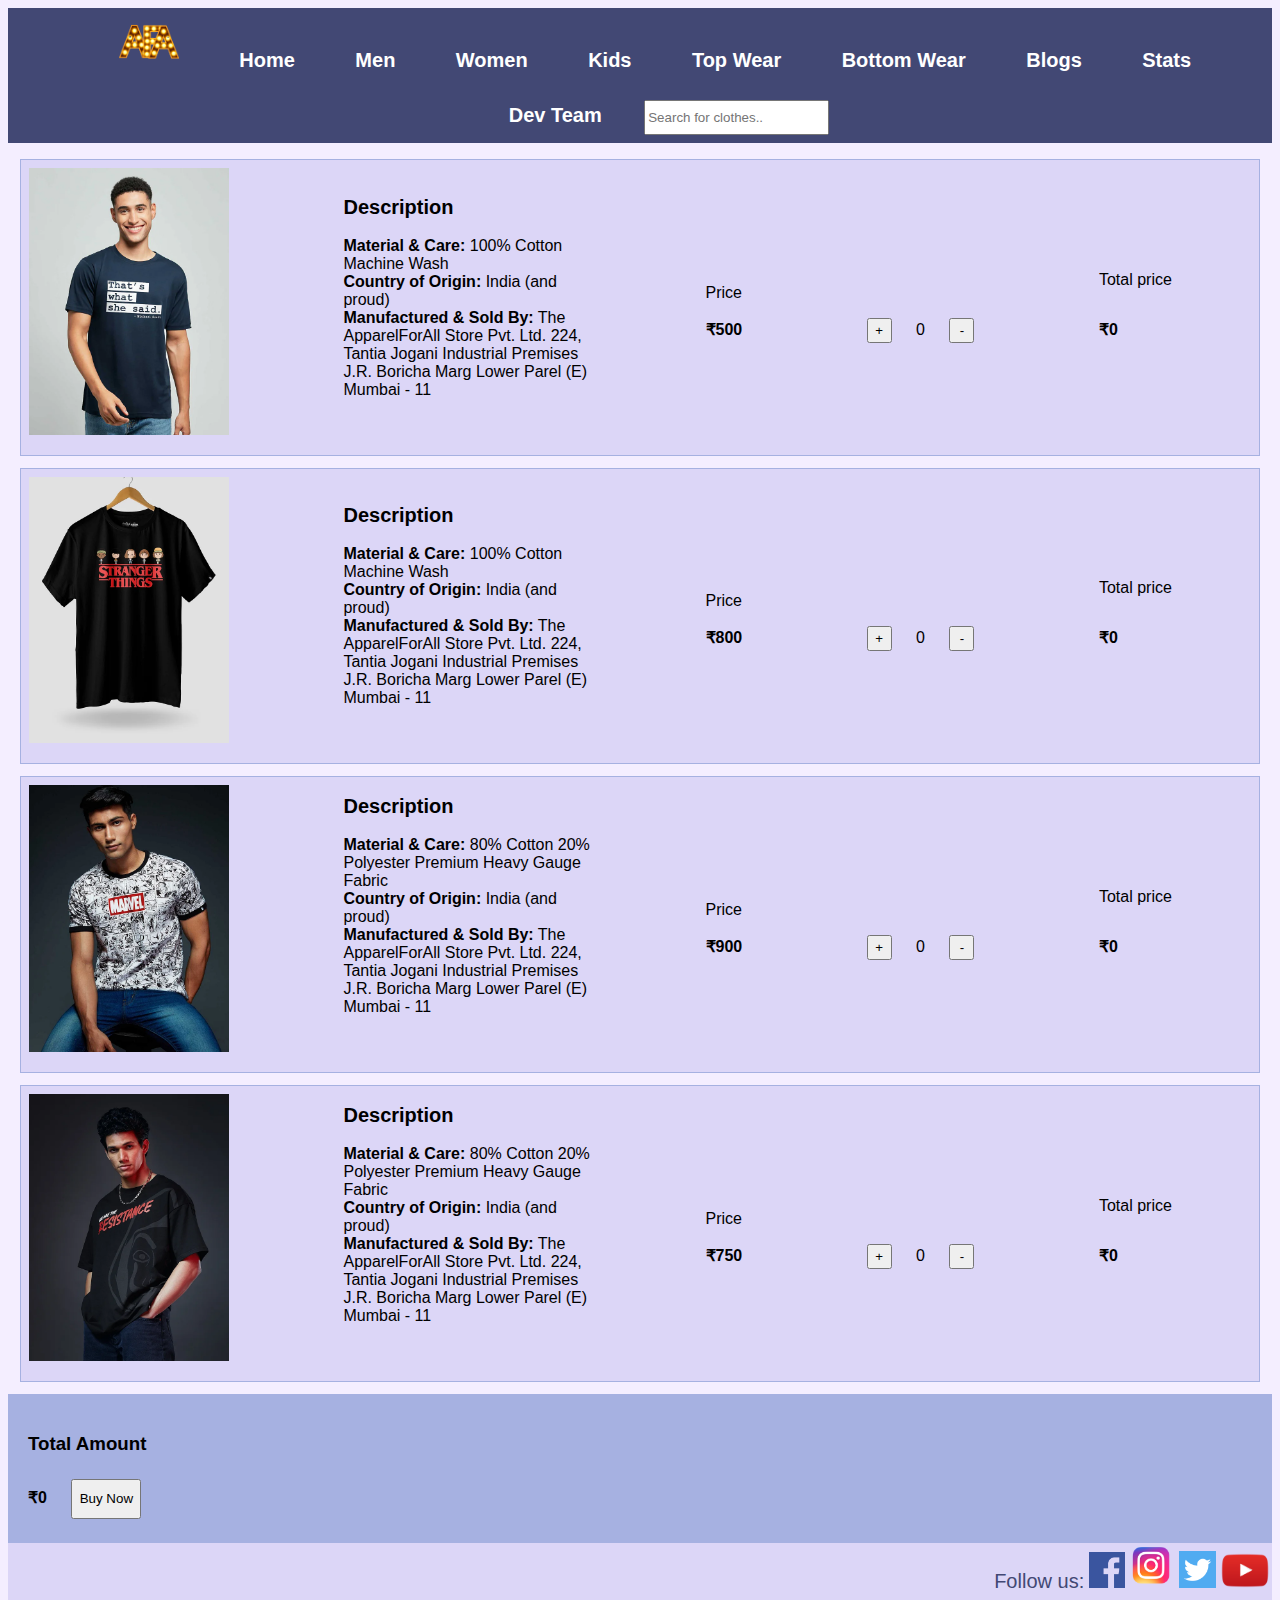
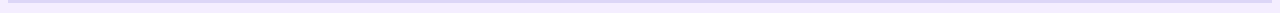
<file: products.html>
<!DOCTYPE html>
<html lang="en" dir="ltr">

<head>
  <meta charset="utf-8">
  <meta name="viewport" content="width=device-width, initial-scale=1.0">
  <script src="index.js"></script>
  <link rel="stylesheet" href="styles.css">
  <title>Apparel For All</title>
</head>

<body>
  <header>
    <nav>
      <ul>
        <li class="nav_list"><img class="nav" id="logo" src="afa.png" width="60px" ; alt=""></li>
        <li class="nav_list"><a class="nav" href="index.html">Home</a></li>
        <li class="nav_list"><a class="nav" href="products.html">Men</a></li>
        <li class="nav_list"><a class="nav" href="products.html">Women</a></li>
        <li class="nav_list"><a class="nav" href="products.html">Kids</a></li>
        <li class="nav_list"><a class="nav" href="products.html">Top Wear</a></li>
        <li class="nav_list"><a class="nav" href="products.html">Bottom Wear</a></li>
        <li class="nav_list"><a class="nav" href="blogs.html">Blogs</a></li>
        <li class="nav_list"><a class="nav" href="stats.html">Stats</a></li>
        <li class="nav_list"><a class="nav" href="devTeam.html">Dev Team</a></li>
        <input class="search" type="text" id="myInput" onkeyup="searchFunction()" placeholder="Search for clothes.." title="Type any product">

        <ul id="UL">
          <li class="searchlist"><a class="slist" href="products.html">Men</a></li>
          <li class="searchlist"><a class="slist" href="products.html">Women</a></li>
          <li class="searchlist"><a class="slist" href="products.html">Kids</a></li>
          <li class="searchlist"><a class="slist" href="products.html">Top Wear</a></li>
          <li class="searchlist"><a class="slist" href="products.html">Bottom Wear</a></li>
          <li class="searchlist"><a class="slist" href="blogs.html">Blogs</a></li>
          <li class="searchlist"><a class="slist" href="devTeam.html">Dev Team</a></li>
          <li class="searchlist"><a class="slist" href="stats.html">Stats</a></li>
        </ul>


      </ul>
    </nav>
  </header>

  <div class="prod">
    <img class="prod_image" src="prod1.webp" alt="" width="200px">
    <p class="describe_prod">
      <b style="font-size: 20px;">Description</b><br><br>
      <b>Material & Care:</b>
      100% Cotton
      Machine Wash <br>
      <b>Country of Origin:</b> India (and proud) <br>
      <b>Manufactured & Sold By:</b>
      The ApparelForAll Store Pvt. Ltd.
      224, Tantia Jogani Industrial Premises
      J.R. Boricha Marg
      Lower Parel (E)
      Mumbai - 11
    </p>
    <p class="price_prod">Price <br><br><b>₹500</b></p>
    <div class="button">
      <button class="butt" type="button" name="button" onclick="inc()">+</button>
      <p class="butt_p" id="quantity">0</p>
      <button class="butt" type="button" name="button" onclick="dec()">-</button>
    </div>

    <div class="total_price">
      <p class="tp_1">Total price</p><br>
      <b>₹<p class="tp_1" id="total_price">0</p></b>
    </div>
  </div>

  <div class="prod">
    <img class="prod_image" src="prod2.webp" alt="" width="200px">
    <p class="describe_prod">
      <b style="font-size: 20px;">Description</b><br><br>
      <b>Material & Care:</b>
      100% Cotton
      Machine Wash <br>
      <b>Country of Origin:</b> India (and proud) <br>
      <b>Manufactured & Sold By:</b>
      The ApparelForAll Store Pvt. Ltd.
      224, Tantia Jogani Industrial Premises
      J.R. Boricha Marg
      Lower Parel (E)
      Mumbai - 11
    </p>
    <p class="price_prod">Price <br><br><b>₹800</b></p>
    <div class="button">
      <button class="butt" type="button" name="button" onclick="inc2()">+</button>
      <p class="butt_p" id="quantity2">0</p>
      <button class="butt" type="button" name="button" onclick="dec2()">-</button>
    </div>

    <div class="total_price">
      <p class="tp_1">Total price</p><br>
      <b>₹<p class="tp_1" id="total_price2">0</p></b>
    </div>
  </div>

  <div class="prod">
    <img class="prod_image" src="prod3.webp" alt="" width="200px">
    <p class="describe_prod">
      <b style="font-size: 20px;">Description</b><br><br>
      <b>Material & Care:</b>
      80% Cotton 20% Polyester
      Premium Heavy Gauge Fabric<br>
      <b>Country of Origin:</b> India (and proud) <br>
      <b>Manufactured & Sold By:</b>
      The ApparelForAll Store Pvt. Ltd.
      224, Tantia Jogani Industrial Premises
      J.R. Boricha Marg
      Lower Parel (E)
      Mumbai - 11
    </p>
    <p class="price_prod">Price <br><br><b>₹900</b></p>
    <div class="button">
      <button class="butt" type="button" name="button" onclick="inc3()">+</button>
      <p class="butt_p" id="quantity3">0</p>
      <button class="butt" type="button" name="button" onclick="dec3()">-</button>
    </div>

    <div class="total_price">
      <p class="tp_1">Total price</p><br>
      <b>₹<p class="tp_1" id="total_price3">0</p></b>
    </div>
  </div>

  <div class="prod">
    <img class="prod_image" src="prod4.webp" alt="" width="200px">
    <p class="describe_prod">
      <b style="font-size: 20px;">Description</b><br><br>
      <b>Material & Care:</b>
      80% Cotton 20% Polyester
      Premium Heavy Gauge Fabric<br>
      <b>Country of Origin:</b> India (and proud) <br>
      <b>Manufactured & Sold By:</b>
      The ApparelForAll Store Pvt. Ltd.
      224, Tantia Jogani Industrial Premises
      J.R. Boricha Marg
      Lower Parel (E)
      Mumbai - 11
    </p>
    <p class="price_prod">Price <br><br><b>₹750</b></p>
    <div class="button">
      <button class="butt" type="button" name="button" onclick="inc4()">+</button>
      <p class="butt_p" id="quantity4">0</p>
      <button class="butt" type="button" name="button" onclick="dec4()">-</button>
    </div>

    <div class="total_price">
      <p class="tp_1">Total price</p><br>
      <b>₹<p class="tp_1" id="total_price4">0</p></b>
    </div>
  </div>

  <div class="total_amount">
    <h3 class="finalh">Total Amount</h3>
    <b>₹<p class="finalp" id="tot_amount">0</p></b>
    <a href="main.html"><button class="finalb" type="button" name="button">Buy Now</button></a>
  </div>

  <div class="icon">
    <div class="icons">
      <p class="follow">Follow us:</p>
      <a class="sm" href="https://www.facebook.com/" target="_blank">
        <img src="fb.png" alt="facebook" width="36px"></a>
      <a class="sm" href="https://www.instagram.com/?hl=en" target="_blank">
        <img src="insta.png" alt="instagram" width="45px"></a>
      <a class="sm" href="https://twitter.com/" target="_blank">
        <img src="tw.png" alt="twitter" width="37px"></a>
      <a class="sm" href="https://www.youtube.com/" target="_blank">
        <img src="youtube.png" alt="youtube" width="50px"></a>
    </div>
  </div>

  <script type="text/javascript">


    var qty = 0;
    var total = 0;
    var price = 500;

    function inc() {
      q = document.getElementById('quantity');
      tp = document.getElementById('total_price');
      qty = qty + 1;
      if (qty > 0) {
        q.innerHTML = qty;
        total = qty * price;
        tp.innerHTML = total;
        total_amount();
      } else {
        qty = 0;
        q.innerHTML = 0;
        tp.innerHTML = 0;
      }
    }

    function dec() {
      q = document.getElementById('quantity');
      tp = document.getElementById('total_price');
      if (qty > 0) {
        qty = qty - 1;
        q.innerHTML = qty;
        total = qty * price;
        tp.innerHTML = total;
        total_amount();
      } else {
        qty = 0;
        q.innerHTML = 0;
        tp.innerHTML = 0;
      }
    }

    var qty2 = 0;
    var total2 = 0;
    var price2 = 800;

    function inc2() {
      q2 = document.getElementById('quantity2');
      tp2 = document.getElementById('total_price2');
      qty2 = qty2 + 1;
      if (qty2 > 0) {
        q2.innerHTML = qty2;
        total2 = qty2 * price2;
        tp2.innerHTML = total2;
        total_amount();
      } else {
        qty2 = 0;
        q2.innerHTML = 0;
        tp2.innerHTML = 0;
      }
    }

    function dec2() {
      q2 = document.getElementById('quantity2');
      tp2 = document.getElementById('total_price2');
      if (qty2 > 0) {
        qty2 = qty2 - 1;
        q2.innerHTML = qty2;
        total2 = qty2 * price2;
        tp2.innerHTML = total2;
        total_amount();
      } else {
        qty2 = 0;
        q2.innerHTML = 0;
        tp2.innerHTML = 0;
      }
    }


    var qty3 = 0;
    var total3 = 0;
    var price3 = 900;

    function inc3() {
      q3 = document.getElementById('quantity3');
      tp3 = document.getElementById('total_price3');
      qty3 = qty3 + 1;
      if (qty3 > 0) {
        q3.innerHTML = qty3;
        total3 = qty3 * price3;
        tp3.innerHTML = total3;
        total_amount();
      } else {
        qty3 = 0;
        q3.innerHTML = 0;
        tp3.innerHTML = 0;
      }
    }

    function dec3() {
      q3 = document.getElementById('quantity3');
      tp3 = document.getElementById('total_price3');
      if (qty3 > 0) {
        qty3 = qty3 - 1;
        q3.innerHTML = qty3;
        total3 = qty3 * price3;
        tp3.innerHTML = total3;
        total_amount();
      } else {
        qty3 = 0;
        q3.innerHTML = 0;
        tp3.innerHTML = 0;
      }
    }

    var qty4 = 0;
    var total4 = 0;
    var price4 = 750;

    function inc4() {
      q4 = document.getElementById('quantity4');
      tp4 = document.getElementById('total_price4');
      qty4 = qty4 + 1;
      if (qty4 > 0) {
        q4.innerHTML = qty4;
        total4 = qty4 * price4;
        tp4.innerHTML = total4;
        total_amount();
      } else {
        qty4 = 0;
        q4.innerHTML = 0;
        tp4.innerHTML = 0;
      }
    }

    function dec4() {
      q4 = document.getElementById('quantity4');
      tp4 = document.getElementById('total_price4');
      if (qty4 > 0) {
        qty4 = qty4 - 1;
        q4.innerHTML = qty4;
        total4 = qty4 * price4;
        tp4.innerHTML = total4;
        total_amount();
      } else {
        qty4 = 0;
        q4.innerHTML = 0;
        tp4.innerHTML = 0;
      }
    }

    function total_amount() {
      final_amount = document.getElementById('tot_amount');
      var tot = total4 + total3 + total2 + total;
      final_amount.innerHTML = tot;
    }
  </script>
</body>

</html>
</file>
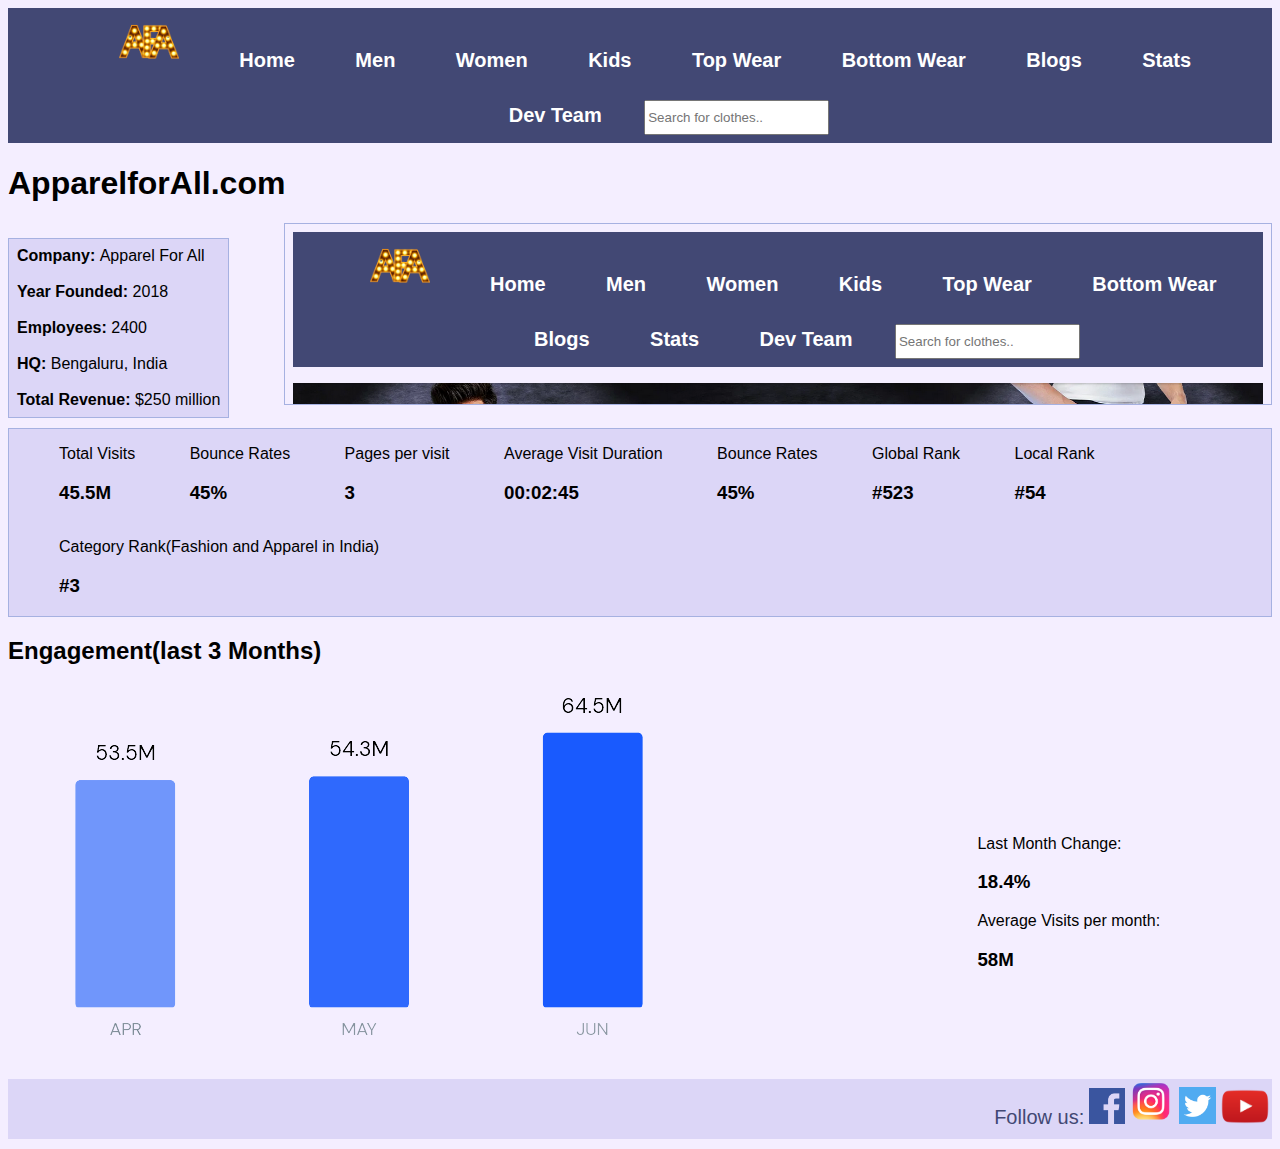
<file: stats.html>
<!DOCTYPE html>
<html lang="en" dir="ltr">
  <head>
    <meta charset="utf-8">
    <meta name="viewport" content="width=device-width, initial-scale=1.0">
    <script src="index.js"></script>
    <link rel="stylesheet" href="styles.css">
    <title>Apparel For All</title>
  </head>
  <body>
    <header>
      <nav>
        <ul>
          <li class="nav_list"><img class="nav" id="logo" src="afa.png" width="60px" ; alt=""></li>
          <li class="nav_list"><a class="nav" href="index.html">Home</a></li>
          <li class="nav_list"><a class="nav" href="products.html">Men</a></li>
          <li class="nav_list"><a class="nav" href="products.html">Women</a></li>
          <li class="nav_list"><a class="nav" href="products.html">Kids</a></li>
          <li class="nav_list"><a class="nav" href="products.html">Top Wear</a></li>
          <li class="nav_list"><a class="nav" href="products.html">Bottom Wear</a></li>
          <li class="nav_list"><a class="nav" href="blogs.html">Blogs</a></li>
          <li class="nav_list"><a class="nav" href="stats.html">Stats</a></li>
          <li class="nav_list"><a class="nav" href="devTeam.html">Dev Team</a></li>
          <input class="search" type="text" id="myInput" onkeyup="searchFunction()" placeholder="Search for clothes.." title="Type any product">

          <ul id="UL">
            <li class="searchlist"><a class="slist" href="products.html">Men</a></li>
            <li class="searchlist"><a class="slist" href="products.html">Women</a></li>
            <li class="searchlist"><a class="slist" href="products.html">Kids</a></li>
            <li class="searchlist"><a class="slist" href="products.html">Top Wear</a></li>
            <li class="searchlist"><a class="slist" href="products.html">Bottom Wear</a></li>
            <li class="searchlist"><a class="slist" href="blogs.html">Blogs</a></li>
            <li class="searchlist"><a class="slist" href="devTeam.html">Dev Team</a></li>
            <li class="searchlist"><a class="slist" href="stats.html">Stats</a></li>
          </ul>


        </ul>
      </nav>
    </header>

    <h1>ApparelforAll.com</h1>
    <div class="info">
      <h4 class="stats_info">Company: </h4> <p class="stats_info">Apparel For All</p><br><br>
      <h4 class="stats_info">Year Founded: </h4> <p class="stats_info">2018</p><br><br>
      <h4 class="stats_info">Employees: </h4> <p class="stats_info">2400</p><br><br>
      <h4 class="stats_info">HQ: </h4> <p class="stats_info">Bengaluru, India</p><br><br>
      <h4 class="stats_info">Total Revenue: </h4> <p class="stats_info">$250 million</p>
    </div>

    <iframe src="index.html"></iframe>

    <div class="stats">
      <div class="stats_text">
        <p>Total Visits</p>
        <h3>45.5M</h3>
      </div>
      <div class="stats_text">
        <p>Bounce Rates</p>
        <h3>45%</h3>
      </div>
      <div class="stats_text">
        <p>Pages per visit</p>
        <h3>3</h3>
      </div>
      <div class="stats_text">
        <p>Average Visit Duration</p>
        <h3>00:02:45</h3>
      </div>
      <div class="stats_text">
        <p>Bounce Rates</p>
        <h3>45%</h3>
      </div>
      <div class="stats_text">
        <p>Global Rank</p>
        <h3>#523</h3>
      </div>
      <div class="stats_text">
        <p>Local Rank</p>
        <h3>#54</h3>
      </div>
      <div class="stats_text">
        <p>Category Rank(Fashion and Apparel in India)</p>
        <h3>#3</h3>
      </div>
    </div>
<h2>Engagement(last 3 Months)</h2>
<img id="bruh" class="graph" src="graph.png" alt="">

<div class="graph_right">
  <p>Last Month Change: </p>
  <h3>18.4%</h3>
  <p>Average Visits per month: </p>
  <h3>58M</h3>
</div>

<div class="icon">
  <div class="icons">
    <p class="follow">Follow us:</p>
    <a class="sm" href="https://www.facebook.com/" target="_blank">
      <img src="fb.png" alt="facebook" width="36px"></a>
    <a class="sm" href="https://www.instagram.com/?hl=en" target="_blank">
      <img src="insta.png" alt="instagram" width="45px"></a>
    <a class="sm" href="https://twitter.com/" target="_blank">
      <img src="tw.png" alt="twitter" width="37px"></a>
    <a class="sm" href="https://www.youtube.com/" target="_blank">
      <img src="youtube.png" alt="youtube" width="50px"></a>
  </div>
</div>

    </body>
    </html>
</file>
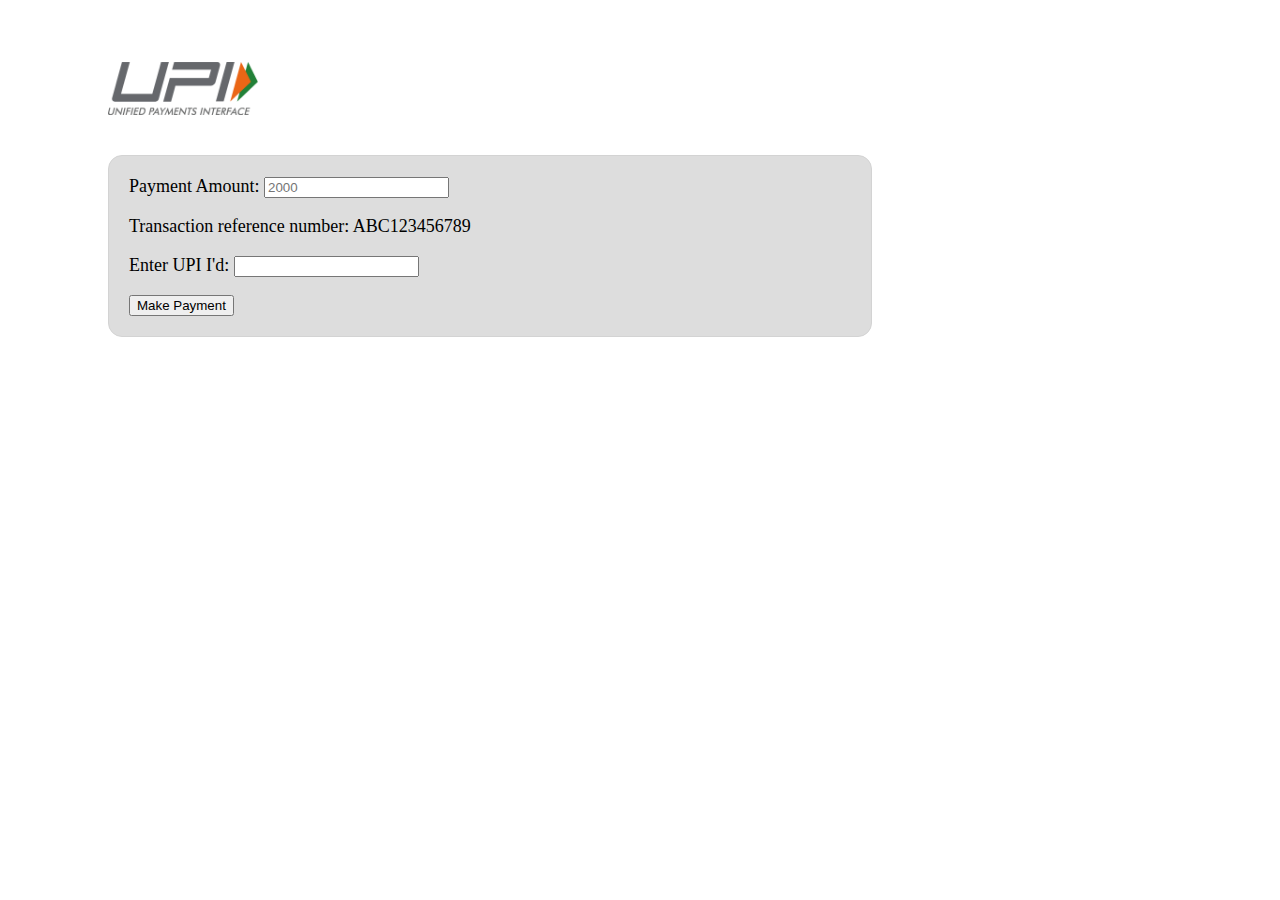
<file: UPI.html>
<!DOCTYPE html>
<html lang="en" dir="ltr">
  <head>
    <meta charset="utf-8">
    <title>UPI</title>
    <style media="screen">
      img{
        margin-left: 100px;
        margin-top: 54px;
      }
      form{
        background-color: #DDDDDD;
        margin-left: 100px;
        margin-right: 400px;
        padding: 20px 20px 20px 20px;
        border: 1px solid lightgrey;
        border-radius: 14px;
      }
      label{
        font-size: 18px;
      }

    </style>
  </head>
  <body>
    <img src="upi.png" width=150px alt=""><br><br><br>
    <form class="" action="main.html" method="post">
    <label for="Pay">Payment Amount: </label>
    <input type="number" name="Pay" value="" placeholder="2000"><br><br>
    <label for="">Transaction reference number: ABC123456789</label><br><br>
    <label for="upi id">Enter UPI I'd: </label>
    <input type="number" name="" value=""><br><br>
    <input type="submit" name="" value="Make Payment" size=20>
  </form>
  </body>
</html>
</file>
<file: styles.css>
*{
  font-family: 'Source Sans Pro', sans-serif;
}
body{
  background-color: #F4EEFF;
}

#logo{
  text-align: left;
  margin-left: 0px;
}
nav {
  background-color: #112D4E;
  text-align: center;
}

#UL,.searchlist,.slist{
text-align: right;
text-decoration: none;
list-style-type: none;
color: white;

}
.searchlist{
display: none;
margin: 10px;
padding: 10px;
}
.search{
  margin-left: 10px;
  margin-right: 10px;
  padding-top: 8px;
  padding-bottom: 8px;
}
.nav_list,.nav{
  display: inline-block;
  font-size: 20px;
  color: white;
  text-decoration: none;
  margin-left: 10px;
  margin-right: 10px;
  font-weight: bold;
  padding: 4px;
  padding-top: 8px;
  padding-bottom: 8px;
}

ul {
  background-color: #424874;
  margin-top: 0px;
}
li:hover {
  background-color: #A6B1E1;
}
.main_heading{
  text-align: center;
  color: #364F6B;
}
#slide1,#slide2{
  display: none;
}
.slide{
  width: 100%;
}
#next_button{
  float: right;
}
#prev_button,#next_button{
  position: relative;
  bottom: 277px;
  height: 30px;

}
.gallery{
  display: inline-block;
}
.stats_info{
  display: inline;
}
.info{
  border: 0.5px solid #A6B1E1 ;
  display: inline-block;
  padding: 8px;
    background-color: #DCD6F7;
}
iframe{
  margin-left: 50px;
  height: 180px;
  width: 78%;
  border: 0.5px solid #A6B1E1;
}
.stats{
  border: 0.2px solid #A6B1E1;
  margin-top: 10px;
    background-color: #DCD6F7;
}
.stats_text{
  display: inline-block;
  margin-left: 50px;
}

.graph{
  display: inline-block;
  margin-left: 50px;
}

.graph_right{
  display: inline-block;
  position: relative;
  bottom: 90px;
  margin-left: 300px;
}
.prod{
  border: 0.5px solid #A6B1E1;
  background-color: #DCD6F7;
  margin: 12px;
}
.prod_image{
  display: inline-block;
  margin-left:8px;
  margin-top: 8px;
}
.total_price,.price_prod,.button{
  display: inline-block;
  margin-left:110px;
  position: relative;
  bottom: 100px;
}
.butt_p{
  display: inline-block;
  margin-left: 10px;
  margin-right: 10px;
}
.butt{
  display: inline-block;
  margin-left: 10px;
  margin-right: 10px;
  height: 25px;
  width: 25px;
}

.describe_prod{
  width: 20%;
  position: relative;
  bottom: 40px;
  display: inline-block;
  margin-left:110px;
}
.tp_1{
  display: inline-block;
}
.total_amount{
  background-color: #A6B1E1;
  padding: 20px;
}
.finalp{
display: inline-block;
}
.finalb{
  display: inline-block;
  margin-left: 20px;
  height: 40px;
  width: 70px;
}

.blog{
  background-color: #DCD6F7;
  border: 1px solid #A6B1E1;
  display: inline-block;
  border-radius: 12px;
margin: 10px;
box-shadow: 4px 4px 4px 4px #A6B1E1;
}
.blog_p{
  margin: 10px;
  color:#1E3163;
}
.blog_button{
  margin-bottom: 10px;
  cursor: pointer;
}
.blog_img{
  border-radius: 12px;
}
.blog_heading{
  margin-left:10px;
  color: #424874;
}

.why{
  background-color:#364F6B;
  padding: 20px;
  border-radius: 10px;
  color: white;
  margin-bottom: 20px;
}
.team{
  display: inline-block;
  margin: 10px;
}

.icon {
  background-color: #DCD6F7;
  height: 60px;
}

.icons {
  position: absolute;
  right: 10px;
}
.follow{
  font-size: 20px;
  display: inline-block;
  color: #424874;
}
button{
  cursor: pointer;
}
.blog1{
  width: 75%;
  margin: auto;
  background-color: #F4EEFF;
  padding: 20px;
}
.heading_blog1{
  text-align: center;
  color: #1E3163;
}
.date_blog1{
  text-align: right;
}
.body_blog1{
  background-color: #DCD6F7;
}
.blog1_img{
  display: block;
  margin-left: auto;
  margin-right: auto;
  border-radius: 12px;
}
.para_blog1{
  margin-top: 40px;
  padding-left: 20px;
  padding-right: 20px;
  font-size: 20px;
  color: #424874;

}
</file>
